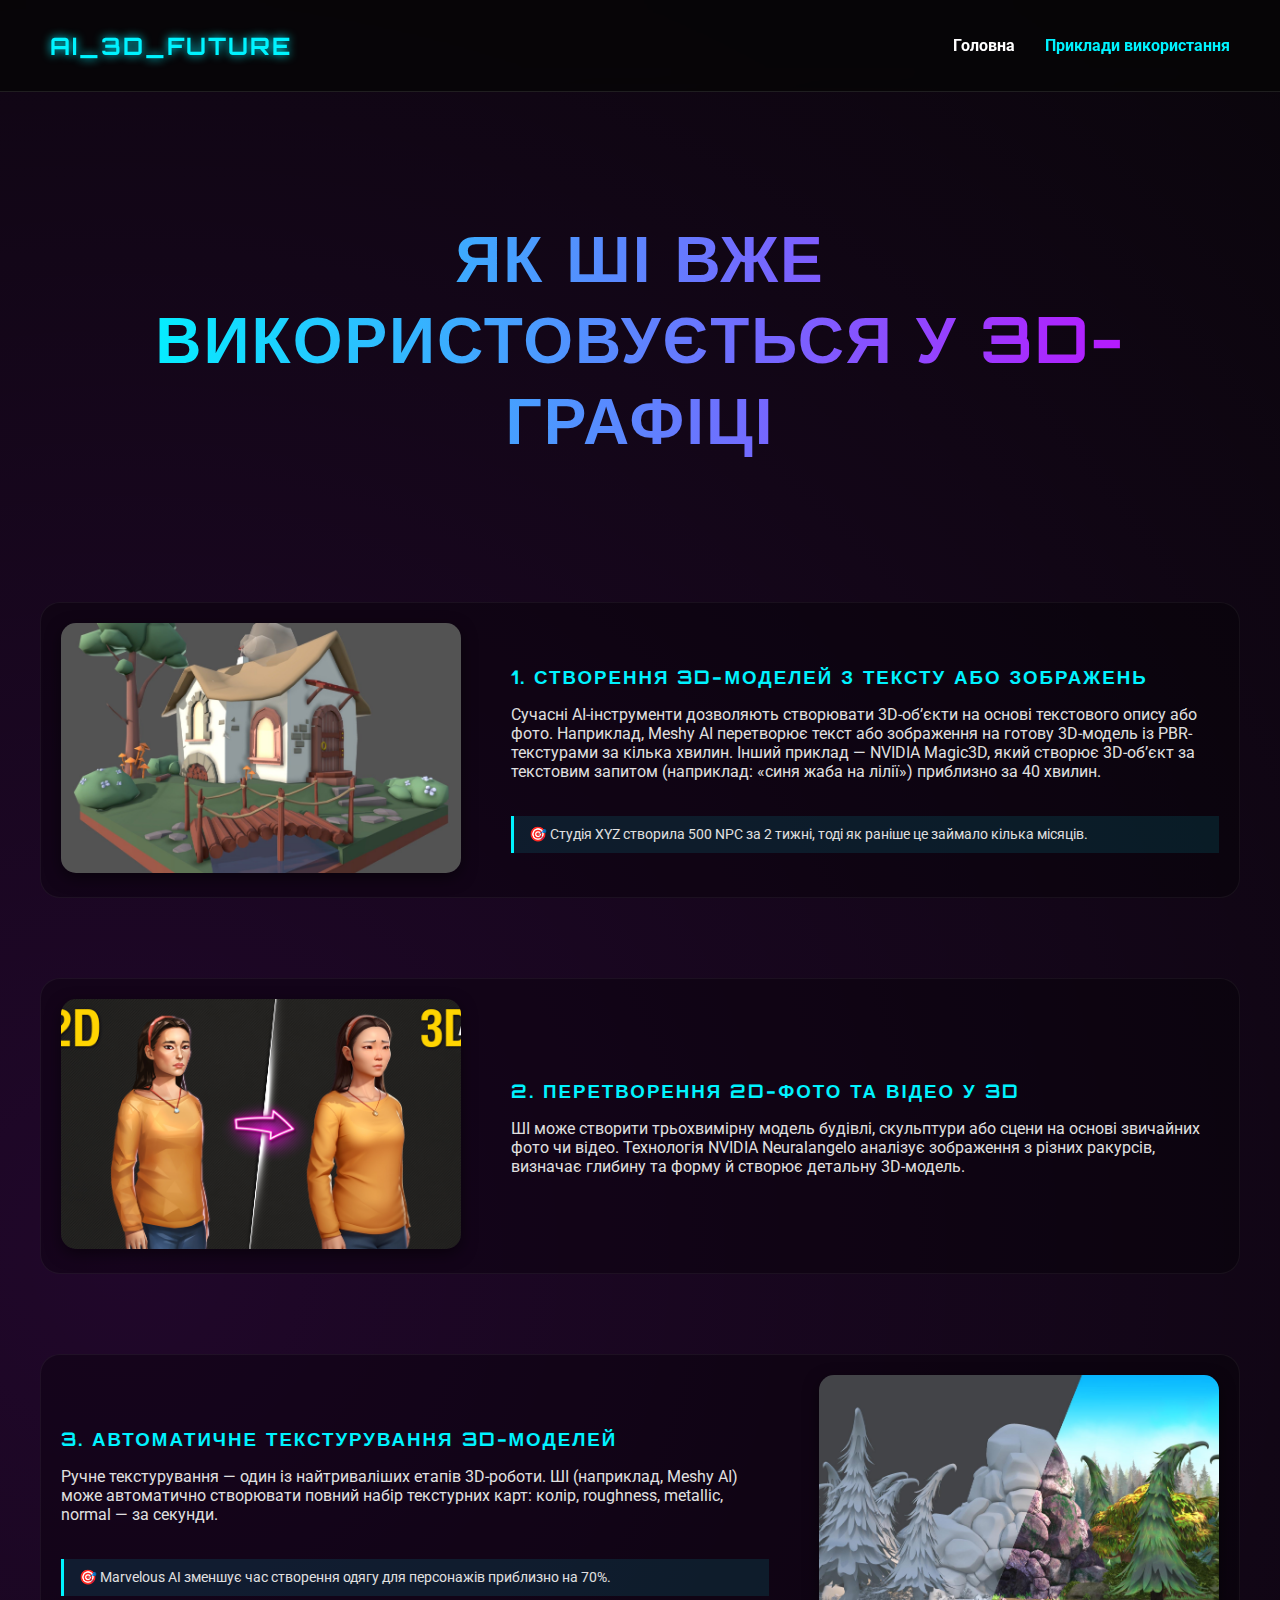
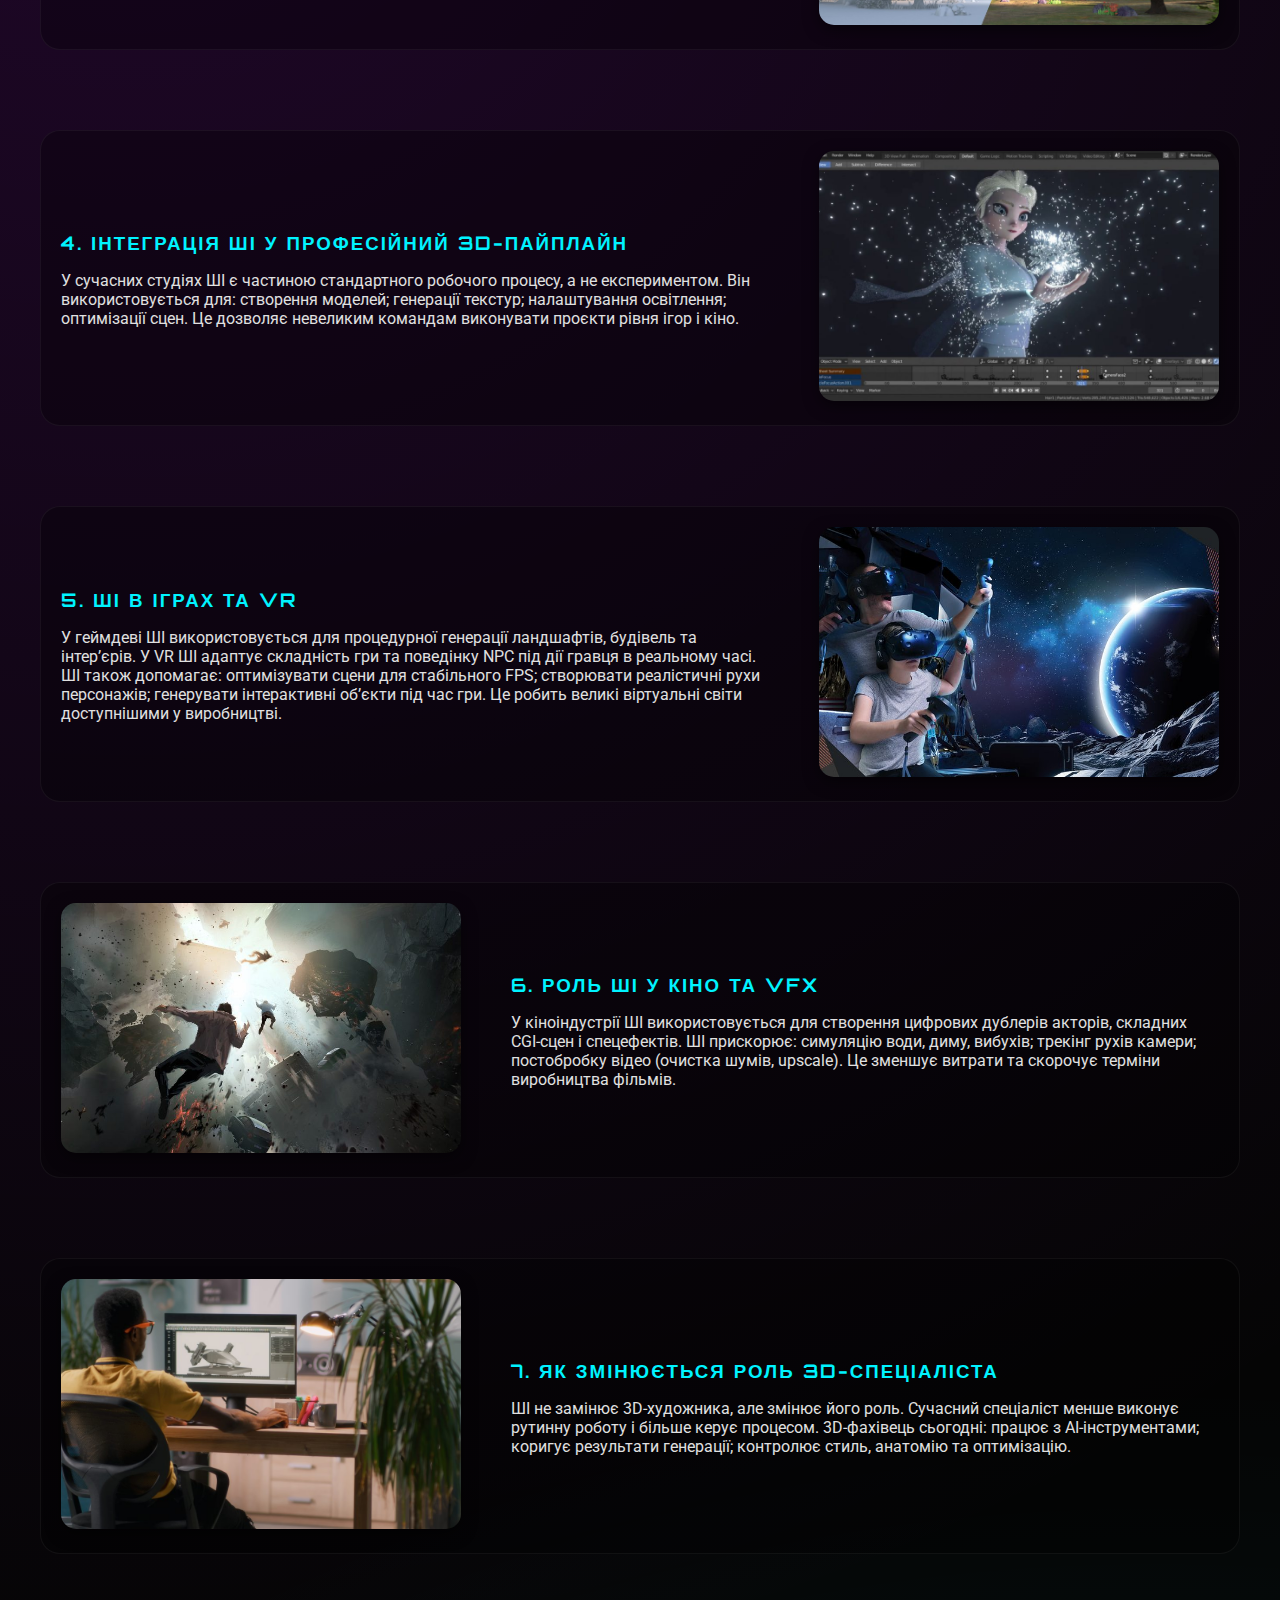
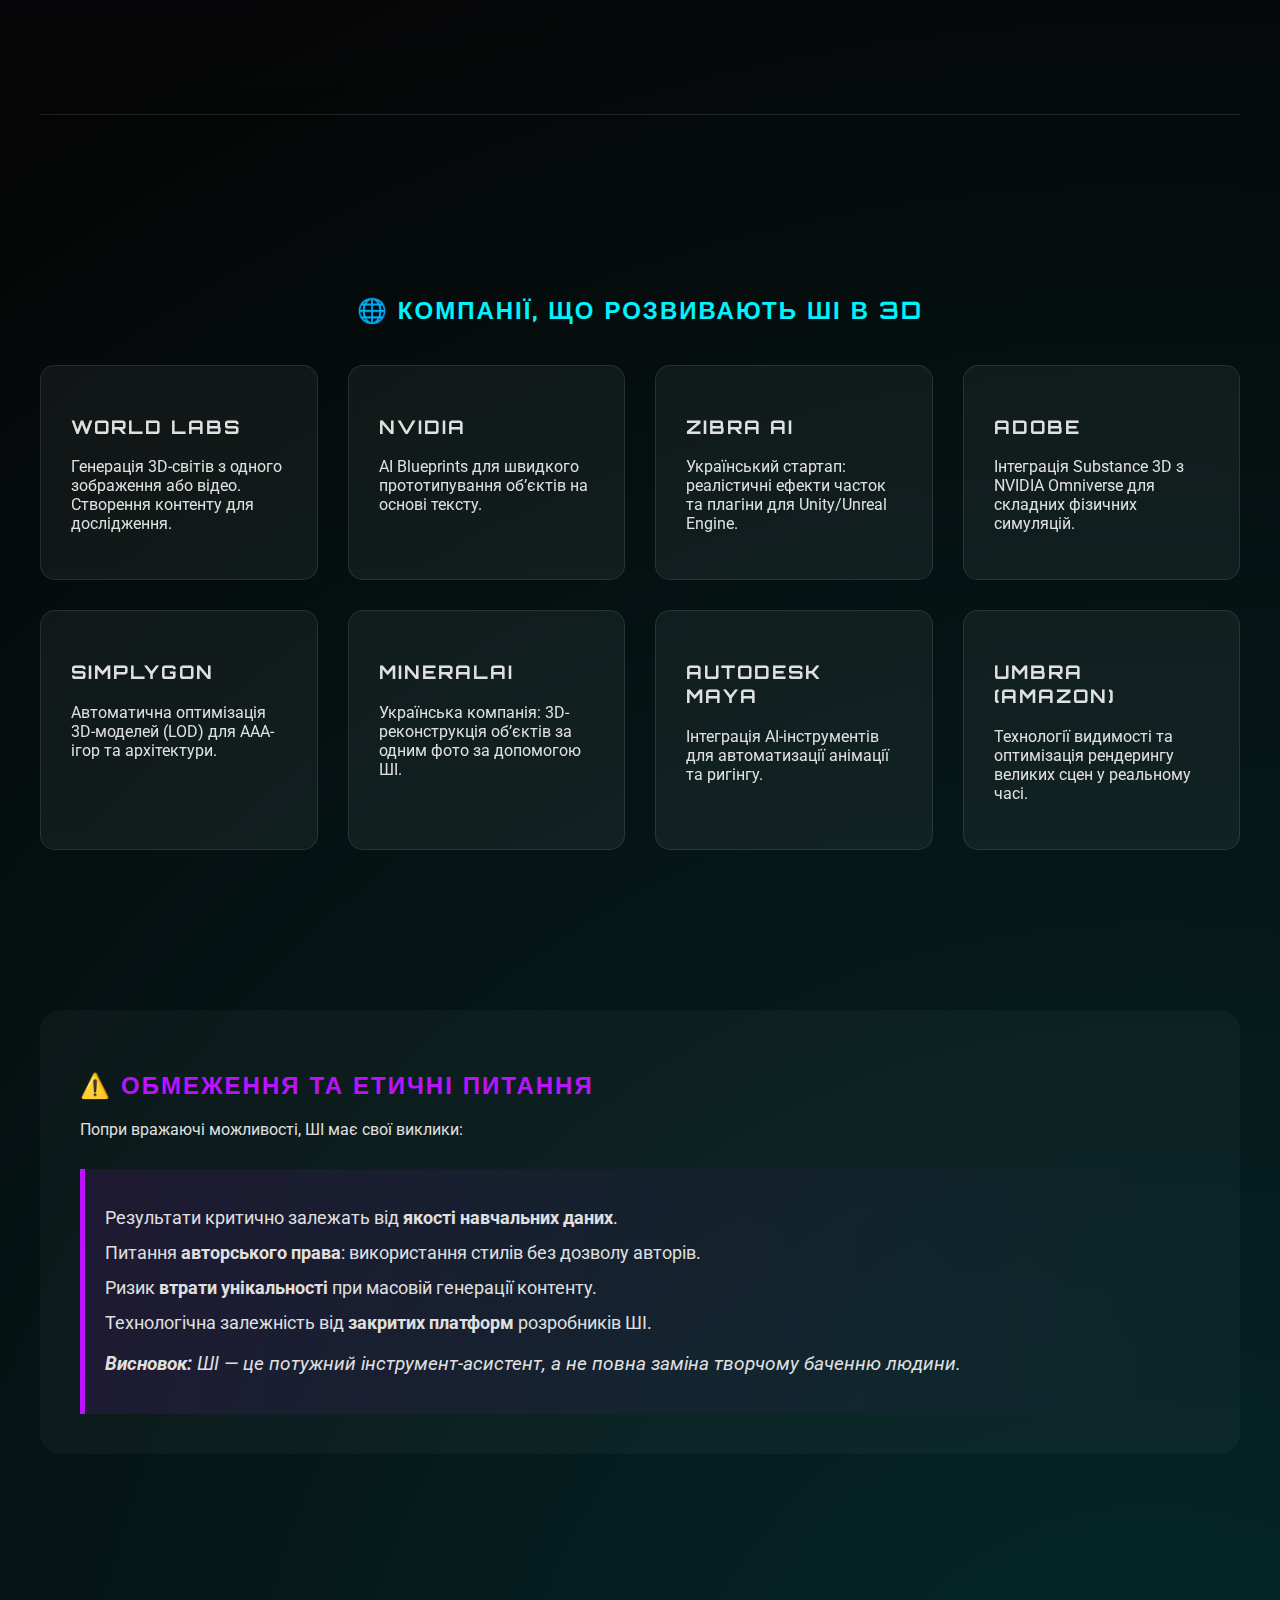
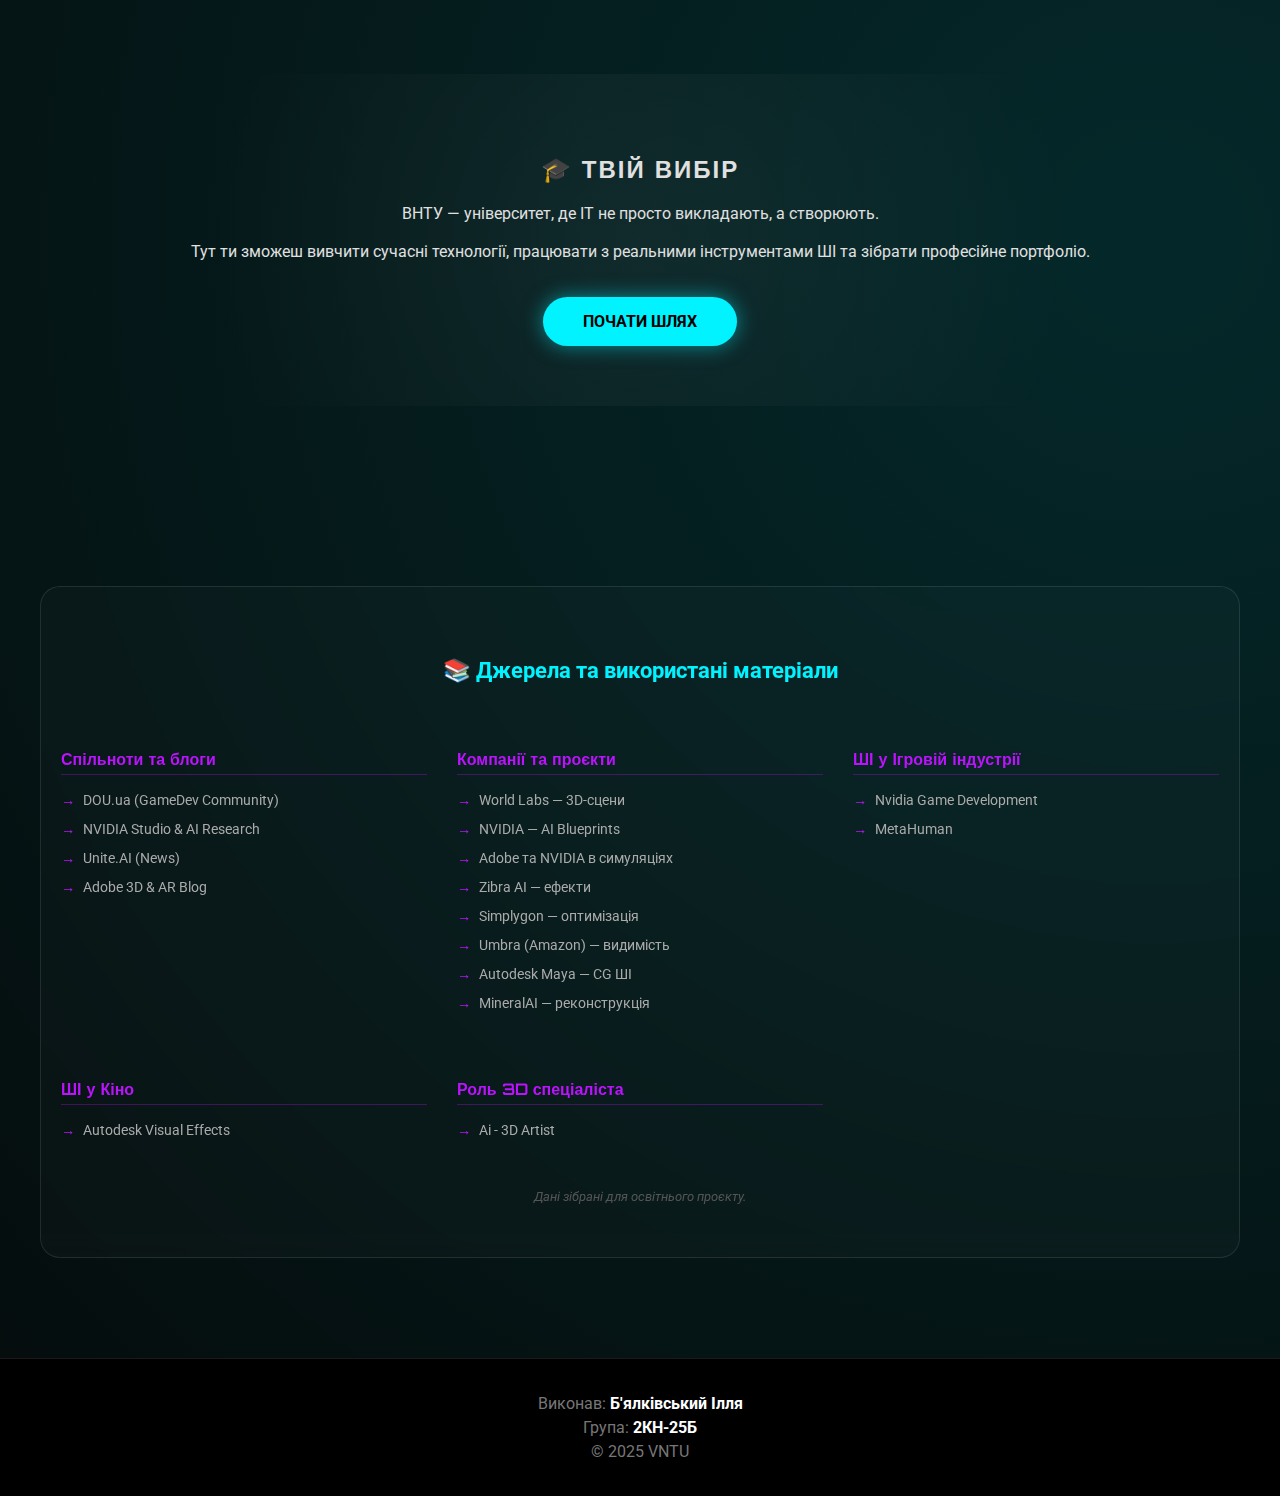
<file: examples.html>
<!DOCTYPE html>
<html lang="uk">
<head>
    <meta charset="UTF-8">
    <meta name="viewport" content="width=device-width, initial-scale=1.0">
    <title>AI та 3D-графіка | Приклади</title>
    <link rel="stylesheet" href="style.css">
    <link href="https://fonts.googleapis.com/css2?family=Orbitron:wght@400;700&family=Roboto:wght@300;400;700&display=swap" rel="stylesheet">
</head>
<body>

    <nav class="navbar">
        <div class="logo">AI_3D_FUTURE</div>
        <ul class="nav-links">
            <li><a href="index.html">Головна</a></li>
            <li><a href="examples.html" class="active">Приклади використання</a></li>
        </ul>
    </nav>

    <header class="hero-section mini-hero">
        <div class="hero-content fade-in">
            <h1>Як ШІ вже використовується у 3D-графіці</h1>
        </div>
    </header>

    <main class="container">
        
        <div class="examples-list">
            
            <article class="example-card slide-up">
                <div class="card-img">
                    <img src="3dmodel.jpeg" alt="Face 3D Model">
                </div>
                <div class="card-text">
                    <h3>1. Створення 3D-моделей з тексту або зображень</h3>
                    <p> Сучасні AI-інструменти дозволяють створювати 3D-об’єкти на основі текстового опису або фото.
Наприклад, Meshy AI перетворює текст або зображення на готову 3D-модель із PBR-текстурами за кілька хвилин.

Інший приклад — NVIDIA Magic3D, який створює 3D-об’єкт за текстовим запитом (наприклад: «синя жаба на лілії») приблизно за 40 хвилин. <br> <br>
                       
                    <div class="highlight">🎯 Студія XYZ створила 500 NPC за 2 тижні, тоді як раніше це займало кілька місяців.</div>
                </div>
            </article>

             <article class="example-card slide-up">
                <div class="card-img">
                    <img src="2d.jpg" alt="">
                </div>
                <div class="card-text">
                    <h3>2. Перетворення 2D-фото та відео у 3D</h3>
                    <p> ШІ може створити трьохвимірну модель будівлі, скульптури або сцени на основі звичайних фото чи відео.
Технологія NVIDIA Neuralangelo аналізує зображення з різних ракурсів, визначає глибину та форму й створює детальну 3D-модель.</p>
                </div>
            </article>

            <article class="example-card reverse slide-up">
                <div class="card-img">
                    <img src="texturing.jpg" alt="Digital Fashion">
                </div>
                <div class="card-text">
                    <h3>3. Автоматичне текстурування 3D-моделей</h3>
                    <p> Ручне текстурування — один із найтриваліших етапів 3D-роботи.
ШІ (наприклад, Meshy AI) може автоматично створювати повний набір текстурних карт:
колір, roughness, metallic, normal — за секунди. <br><br></p>
                    <div class="highlight">🎯 Marvelous AI зменшує час створення одягу для персонажів приблизно на 70%.</div>
                </div>
            </article>


            <article class="example-card reverse slide-up">
                <div class="card-img">
                    <img src="pipeline.jpg" alt="">
                </div>
                <div class="card-text">
                    <h3>4. Інтеграція ШІ у професійний 3D-пайплайн</h3>
                    <p>У сучасних студіях ШІ є частиною стандартного робочого процесу, а не експериментом.
Він використовується для:

створення моделей;

генерації текстур;

налаштування освітлення;

оптимізації сцен.

Це дозволяє невеликим командам виконувати проєкти рівня ігор і кіно.</p>
                </div>
            </article>

            <article class="example-card reverse slide-up">
    <div class="card-img">
        <img src="VR.jpg" alt="AI in Gaming and VR Development">
    </div>
    <div class="card-text">
        <h3>5. ШІ в іграх та VR</h3>
        <p>У геймдеві ШІ використовується для процедурної генерації ландшафтів, будівель та інтер’єрів.
У VR ШІ адаптує складність гри та поведінку NPC під дії гравця в реальному часі.

ШІ також допомагає:

оптимізувати сцени для стабільного FPS;

створювати реалістичні рухи персонажів;

генерувати інтерактивні об’єкти під час гри.

 Це робить великі віртуальні світи доступнішими у виробництві. </p>
    </div>
</article>

<article class="example-card slide-up">
    <div class="card-img">
        <img src="movies.jpg" alt="AI in Cinema and VFX">
    </div>
    <div class="card-text">
        <h3>6. Роль ШІ у кіно та VFX</h3>
        <p>У кіноіндустрії ШІ використовується для створення цифрових дублерів акторів, складних CGI-сцен і спецефектів.

ШІ прискорює:

симуляцію води, диму, вибухів;

трекінг рухів камери;

постобробку відео (очистка шумів, upscale).

 Це зменшує витрати та скорочує терміни виробництва фільмів. </p>
    </div>
</article>

<article class="example-card slide-up">
    <div class="card-img">
        <img src="3dartist.jpg" alt="AI in Cinema and VFX">
    </div>
    <div class="card-text">
        <h3>7. Як змінюється роль 3D-спеціаліста</h3>
        <p>ШІ не замінює 3D-художника, але змінює його роль.
Сучасний спеціаліст менше виконує рутинну роботу і більше керує процесом.

3D-фахівець сьогодні:

працює з AI-інструментами;

коригує результати генерації;

контролює стиль, анатомію та оптимізацію. </p>
            </div>
</article>

            
            <hr style="margin: 80px 0; border: 0; border-top: 1px solid var(--glass-border);">

        <section class="companies-section slide-up">
            <h2 class="section-title">🌐 Компанії, що розвивають ШІ в 3D</h2>
            <div class="grid-container">
                <div class="card">
                    <h3>World Labs</h3>
                    <p>Генерація 3D-світів з одного зображення або відео. Створення контенту для дослідження.</p>
                </div>
                <div class="card">
                    <h3>NVIDIA</h3>
                    <p>AI Blueprints для швидкого прототипування об’єктів на основі тексту.</p>
                </div>
                <div class="card">
                    <h3>Zibra AI</h3>
                    <p>Український стартап: реалістичні ефекти часток та плагіни для Unity/Unreal Engine.</p>
                </div>
                <div class="card">
                    <h3>Adobe</h3>
                    <p>Інтеграція Substance 3D з NVIDIA Omniverse для складних фізичних симуляцій.</p>
                </div>
                <div class="card">
                    <h3>Simplygon</h3>
                    <p>Автоматична оптимізація 3D-моделей (LOD) для AAA-ігор та архітектури.</p>
                </div>
                <div class="card">
                    <h3>MineralAI</h3>
                    <p>Українська компанія: 3D-реконструкція об’єктів за одним фото за допомогою ШІ.</p>
                </div>
                <div class="card">
                    <h3>Autodesk Maya</h3>
                    <p>Інтеграція AI-інструментів для автоматизації анімації та ригінгу.</p>
                </div>
                <div class="card">
                    <h3>Umbra (Amazon)</h3>
                    <p>Технології видимості та оптимізація рендерингу великих сцен у реальному часі.</p>
                </div>
            </div>
        </section>

        <section class="benefits-section slide-up">
            <h2 style="color: var(--secondary-neon);">⚠️ Обмеження та етичні питання</h2>
            <p>Попри вражаючі можливості, ШІ має свої виклики:</p>
            <div class="quote-box">
                <ul class="benefits-list" style="font-style: normal;">
                    <li>Результати критично залежать від <strong>якості навчальних даних</strong>.</li>
                    <li>Питання <strong>авторського права</strong>: використання стилів без дозволу авторів.</li>
                    <li>Ризик <strong>втрати унікальності</strong> при масовій генерації контенту.</li>
                    <li>Технологічна залежність від <strong>закритих платформ</strong> розробників ШІ.</li>
                </ul>
                <p><strong>Висновок:</strong> ШІ — це потужний інструмент-асистент, а не повна заміна творчому баченню людини.</p>
            </div>
        </section>

        <section class="final-cta">
            <h2>🎓 Твій вибір</h2>
            <p class="cta-question">ВНТУ — університет, де ІТ не просто викладають, а створюють. <br><br>
            Тут ти зможеш вивчити сучасні технології, працювати з реальними інструментами ШІ та зібрати професійне портфоліо.</p>
            <a href="https://jetiq.vntu.edu.ua/" class="btn">Почати шлях</a>
        </section>

    </main>

    <div class="container slide-up">
    <section class="sources-section">
        <h4>📚 Джерела та використані матеріали</h4>
        
        <div class="sources-columns">
            
            <div class="source-group">
                <h5>Спільноти та блоги</h5>
                <ul class="source-list">
                    <li><a href="https://gamedev.dou.ua/" target="_blank">DOU.ua (GameDev Community)</a></li>
                    <li><a href="https://www.nvidia.com/en-us/studio/" target="_blank">NVIDIA Studio & AI Research</a></li>
                    <li><a href="https://www.unite.ai/" target="_blank">Unite.AI (News)</a></li>
                    <li><a href="https://blog.adobe.com/en/topics/3d-ar" target="_blank">Adobe 3D & AR Blog</a></li>
                </ul>
            </div>

            <div class="source-group">
                <h5>Компанії та проєкти</h5>
                <ul class="source-list">
                    <li><a href="https://forklog.com.ua/news/world-labs-predstavyv-shi-instrument-dlya-generatsiyi-3d-stsen" target="_blank">World Labs — 3D-сцени</a></li>
                    <li><a href="https://techtoday.in.ua/news/nvidia-ai-blueprints-3d-185713.html" target="_blank">NVIDIA — AI Blueprints</a></li>
                    <li><a href="https://blog.adobe.com/en/publish/2023/11/30/amazon-robotics-combines-power-nvidia-omniverse-adobe-substance-3d-simulate-warehouse-operations" target="_blank">Adobe та NVIDIA в симуляціях</a></li>
                    <li><a href="https://jobs.dou.ua/companies/roosh/vacancies/202747/" target="_blank">Zibra AI — ефекти</a></li>
                    <li><a href="https://en.wikipedia.org/wiki/Simplygon" target="_blank">Simplygon — оптимізація</a></li>
                    <li><a href="https://en.wikipedia.org/wiki/Umbra_%283D_technology_company%29" target="_blank">Umbra (Amazon) — видимість</a></li>
                    <li><a href="https://en.wikipedia.org/wiki/Autodesk_Maya" target="_blank">Autodesk Maya — CG ШІ</a></li>
                    <li><a href="https://en.wikipedia.org/wiki/MineralAI" target="_blank">MineralAI — реконструкція</a></li>
                </ul>
            </div>

            <div class="source-group">
                <h5>ШІ у Ігровій індустрії</h5>
                <ul class="source-list">
                    <li><a href="https://developer.nvidia.com/industries/game-development" target="_blank">Nvidia Game Development</a></li>
                    <li><a href="https://www.unrealengine.com/en-US/metahuman" target="_blank">MetaHuman</a></li>
                </ul>
            </div>

            <div class="source-group">
                <h5>ШІ у Кіно</h5>
                <ul class="source-list">
                    <li><a href="https://www.autodesk.com/solutions/visual-effects" target="_blank">Autodesk Visual Effects</a></li>
                </ul>
            </div>

            <div class="source-group">
                <h5>Роль 3D спеціаліста</h5>
                <ul class="source-list">
                    <li><a href="https://www.ibm.com/think/topics/artificial-intelligence" target="_blank">Ai - 3D Artist</a></li>
                </ul>
            </div>

        </div>
        <p class="source-note">Дані зібрані для освітнього проєкту.</p>
    </section>
</div>

    <footer>
        <div class="footer-content">
            <p>Виконав: <strong>Б'ялківський Ілля</strong></p>
            <p>Група: <strong>2КН-25Б</strong></p>
            <p>&copy; 2025 VNTU</p>
        </div>
    </footer>

</body>
</html>
</file>
<file: style.css>
/* --- Змінні кольорів --- */
:root {
    --bg-color: #050505;
    --text-color: #e0e0e0;
    --primary-neon: #00f3ff;
    --secondary-neon: #bc13fe;
    --card-bg: rgba(255, 255, 255, 0.05);
    --glass-border: rgba(255, 255, 255, 0.1);
}

a{
    font-family: 'Roboto', sans-serif;
    text-decoration: none;
    color: var(--text-color);
    font-weight: normal;
}

/* --- Загальні стилі --- */
body {
    margin: 0;
    padding: 0;
    font-family: 'Roboto', sans-serif;
    background-color: var(--bg-color);
    color: var(--text-color);
    overflow-x: hidden;
    background-image: 
        radial-gradient(circle at 10% 20%, rgba(188, 19, 254, 0.15) 0%, transparent 40%),
        radial-gradient(circle at 90% 80%, rgba(0, 243, 255, 0.15) 0%, transparent 40%);
    animation: bgPulse 10s infinite alternate;
}

h1, h2, h3, .logo {
    font-family: 'Orbitron', sans-serif;
    text-transform: uppercase;
    letter-spacing: 2px;
}

/* --- Навігація --- */
.navbar {
    display: flex;
    justify-content: space-between;
    align-items: center;
    padding: 20px 50px;
    background: rgba(5, 5, 5, 0.8);
    backdrop-filter: blur(10px);
    position: sticky;
    top: 0;
    z-index: 1000;
    border-bottom: 1px solid var(--glass-border);
}

.logo {
    color: var(--primary-neon);
    font-weight: bold;
    font-size: 1.5rem;
    text-shadow: 0 0 10px var(--primary-neon);
}

.nav-links {
    list-style: none;
    display: flex;
    gap: 30px;
}

.nav-links a {
    text-decoration: none;
    color: white;
    font-weight: bold;
    transition: 0.3s;
    position: relative;
}

.nav-links a:hover, .nav-links a.active {
    color: var(--primary-neon);
}

.nav-links a::after {
    content: '';
    position: absolute;
    width: 0;
    height: 2px;
    bottom: -5px;
    left: 0;
    background-color: var(--primary-neon);
    transition: 0.3s;
}

.nav-links a:hover::after {
    width: 100%;
}

/* --- Hero Section --- */
.hero-section {
    display: flex;
    align-items: center;
    justify-content: space-between;
    padding: 50px 10%;
    min-height: 80vh;
    position: relative;
}

.hero-content h1 {
    font-size: 4rem;
    background: linear-gradient(90deg, var(--primary-neon), var(--secondary-neon));
    -webkit-background-clip: text;
    -webkit-text-fill-color: transparent;
    margin-bottom: 10px;
}

.hero-content .subtitle {
    font-size: 1.5rem;
    color: #aaa;
}

.hero-image img {
    max-width: 500px;
    border-radius: 20px;
    box-shadow: 0 0 30px rgba(0, 243, 255, 0.3);
}

video {
    width: 400px;
    height: 250px;
    object-fit: cover;
    border-radius: 15px;
    box-shadow: 0 5px 15px rgba(0,0,0,0.5);
}

/* Міні-геро для другої сторінки */
.mini-hero {
    min-height: 40vh;
    justify-content: center;
    text-align: center;
}

/* --- Основний контент --- */
.container {
    max-width: 1200px;
    margin: 0 auto;
    padding: 50px 20px;
}

.intro-block {
    text-align: center;
    margin-bottom: 80px;
}

.quote-box {
    margin-top: 30px;
    padding: 20px;
    border-left: 5px solid var(--secondary-neon);
    background: linear-gradient(90deg, rgba(188, 19, 254, 0.1), transparent);
    font-style: italic;
    font-size: 1.2rem;
}

/* --- Сітка карток (Grid) --- */
.section-title {
    text-align: center;
    margin-bottom: 40px;
    color: var(--primary-neon);
}

.grid-container {
    display: grid;
    grid-template-columns: repeat(auto-fit, minmax(250px, 1fr));
    gap: 30px;
    margin-bottom: 80px;
}

.card {
    background: var(--card-bg);
    border: 1px solid var(--glass-border);
    padding: 30px;
    border-radius: 15px;
    transition: transform 0.3s, box-shadow 0.3s;
    backdrop-filter: blur(5px);
}

.card:hover {
    transform: translateY(-10px);
    box-shadow: 0 10px 30px rgba(0, 243, 255, 0.2);
    border-color: var(--primary-neon);
}

.icon {
    font-size: 3rem;
    margin-bottom: 20px;
}

/* --- Список переваг --- */
.benefits-section {
    background: rgba(255, 255, 255, 0.03);
    padding: 40px;
    border-radius: 20px;
    margin-bottom: 60px;
}

.benefits-list {
    list-style: none;
    padding: 0;
}

.benefits-list li {
    margin: 15px 0;
    font-size: 1.1rem;
}

.benefits-list span {
    color: var(--secondary-neon);
    font-weight: bold;
}

/* --- Факти --- */
.fact-box {
    background: linear-gradient(135deg, var(--secondary-neon), #550a8a);
    padding: 30px;
    border-radius: 20px;
    text-align: center;
    color: white;
    box-shadow: 0 0 20px rgba(188, 19, 254, 0.4);
    animation: pulse 3s infinite;
}

/* --- Стилі для сторінки прикладів --- */
.examples-list {
    display: flex;
    flex-direction: column;
    gap: 80px;
}

.example-card {
    display: flex;
    align-items: center;
    gap: 50px;
    background: rgba(0, 0, 0, 0.3);
    border-radius: 20px;
    padding: 20px;
    border: 1px solid rgba(255, 255, 255, 0.05);
    transition: 0.3s;
}

.example-card:hover {
    background: rgba(255, 255, 255, 0.05);
    border-color: var(--secondary-neon);
}

.example-card.reverse {
    flex-direction: row-reverse;
}

.card-img img {
    width: 400px;
    height: 250px;
    object-fit: cover;
    border-radius: 15px;
    box-shadow: 0 5px 15px rgba(0,0,0,0.5);
}

.card-text h3 {
    color: var(--primary-neon);
    margin-bottom: 15px;
}

.highlight {
    margin-top: 15px;
    padding: 10px 15px;
    background: rgba(0, 243, 255, 0.1);
    border-left: 3px solid var(--primary-neon);
    font-size: 0.9rem;
}

/* --- CTA (Call To Action) --- */
.final-cta {
    text-align: center;
    margin-top: 80px;
    padding: 60px 20px;
    background: radial-gradient(circle, rgba(255,255,255,0.05) 0%, rgba(0,0,0,0) 70%);
}

.btn {
    display: inline-block;
    margin-top: 20px;
    padding: 15px 40px;
    background: var(--primary-neon);
    color: black;
    text-decoration: none;
    font-weight: bold;
    border-radius: 30px;
    text-transform: uppercase;
    transition: 0.3s;
    box-shadow: 0 0 20px rgba(0, 243, 255, 0.5);
}

.btn:hover {
    background: white;
    box-shadow: 0 0 40px rgba(0, 243, 255, 0.8);
    transform: scale(1.05);
}

/* --- Футер --- */
footer {
    background: black;
    text-align: center;
    padding: 30px;
    border-top: 1px solid var(--glass-border);
    margin-top: 50px;
}

footer p {
    margin: 5px 0;
    color: #777;
}

footer strong {
    color: white;
}

/* --- Анімації --- */

/* Плавна поява (Fade In) */
.fade-in {
    animation: fadeIn 1.5s ease-in-out;
}

@keyframes fadeIn {
    from { opacity: 0; }
    to { opacity: 1; }
}

/* Виїзд знизу (Slide Up) */
.slide-up {
    animation: slideUp 1s ease-out both;
    animation-timeline: view(); /* Працює в нових браузерах */
    animation-range: entry 10% cover 30%;
}

@keyframes slideUp {
    from {
        opacity: 0;
        transform: translateY(50px);
    }
    to {
        opacity: 1;
        transform: translateY(0);
    }
}

/* Плавання елементів */
.floating {
    animation: float 6s ease-in-out infinite;
}

@keyframes float {
    0% { transform: translateY(0px); }
    50% { transform: translateY(-20px); }
    100% { transform: translateY(0px); }
}

/* Пульсація фону */
@keyframes bgPulse {
    0% { background-position: 0% 50%; }
    100% { background-position: 100% 50%; }
}

/* Пульсація блоку */
@keyframes pulse {
    0% { transform: scale(1); box-shadow: 0 0 20px rgba(188, 19, 254, 0.4); }
    50% { transform: scale(1.02); box-shadow: 0 0 30px rgba(188, 19, 254, 0.6); }
    100% { transform: scale(1); box-shadow: 0 0 20px rgba(188, 19, 254, 0.4); }
}

/* Адаптивність (Mobile) */
@media (max-width: 768px) {
    .hero-section {
        flex-direction: column;
        text-align: center;
        padding-top: 100px;
    }
    
    .hero-content h1 {
        font-size: 2.5rem;
    }

    .nav-links {
        display: none; /* Для спрощення, в реальності треба бургер-меню */
    }
    
    .example-card, .example-card.reverse {
        flex-direction: column;
    }
    
    .card-img img {
        width: 100%;
        height: auto;
    }
}

/* --- Секція джерел (Оновлено під списки) --- */
.sources-section {
    margin-top: 80px;
    padding: 40px 20px;
    background: rgba(255, 255, 255, 0.02);
    border: 1px solid var(--glass-border);
    border-radius: 20px;
    backdrop-filter: blur(10px);
}

.sources-section h4 {
    text-align: center;
    color: var(--primary-neon);
    margin-bottom: 40px;
    font-size: 1.4rem;
}

.sources-columns {
    display: grid;
    grid-template-columns: repeat(auto-fit, minmax(300px, 1fr));
    gap: 30px;
}

.source-group h5 {
    color: var(--secondary-neon);
    font-family: 'Orbitron', sans-serif;
    margin-bottom: 15px;
    border-bottom: 1px solid rgba(188, 19, 254, 0.3);
    padding-bottom: 5px;
    font-size: 1rem;
}

.source-list {
    list-style: none;
    padding: 0;
    margin: 0;
}

.source-list li {
    margin-bottom: 10px;
}

.source-list a {
    color: #aaa;
    font-size: 0.9rem;
    text-decoration: none;
    transition: 0.3s;
    display: inline-block;
}

.source-list a:hover {
    color: var(--primary-neon);
    transform: translateX(5px); /* Легкий зсув при наведенні */
}

/* Стрілочка перед посиланням */
.source-list a::before {
    content: "→";
    margin-right: 8px;
    color: var(--secondary-neon);
}

.source-note {
    margin-top: 40px;
    text-align: center;
    font-size: 0.8rem;
    color: #555;
    font-style: italic;
}

/* Адаптація для мобільних */
@media (max-width: 768px) {
    .sources-columns {
        grid-template-columns: 1fr;
    }
}
</file>
